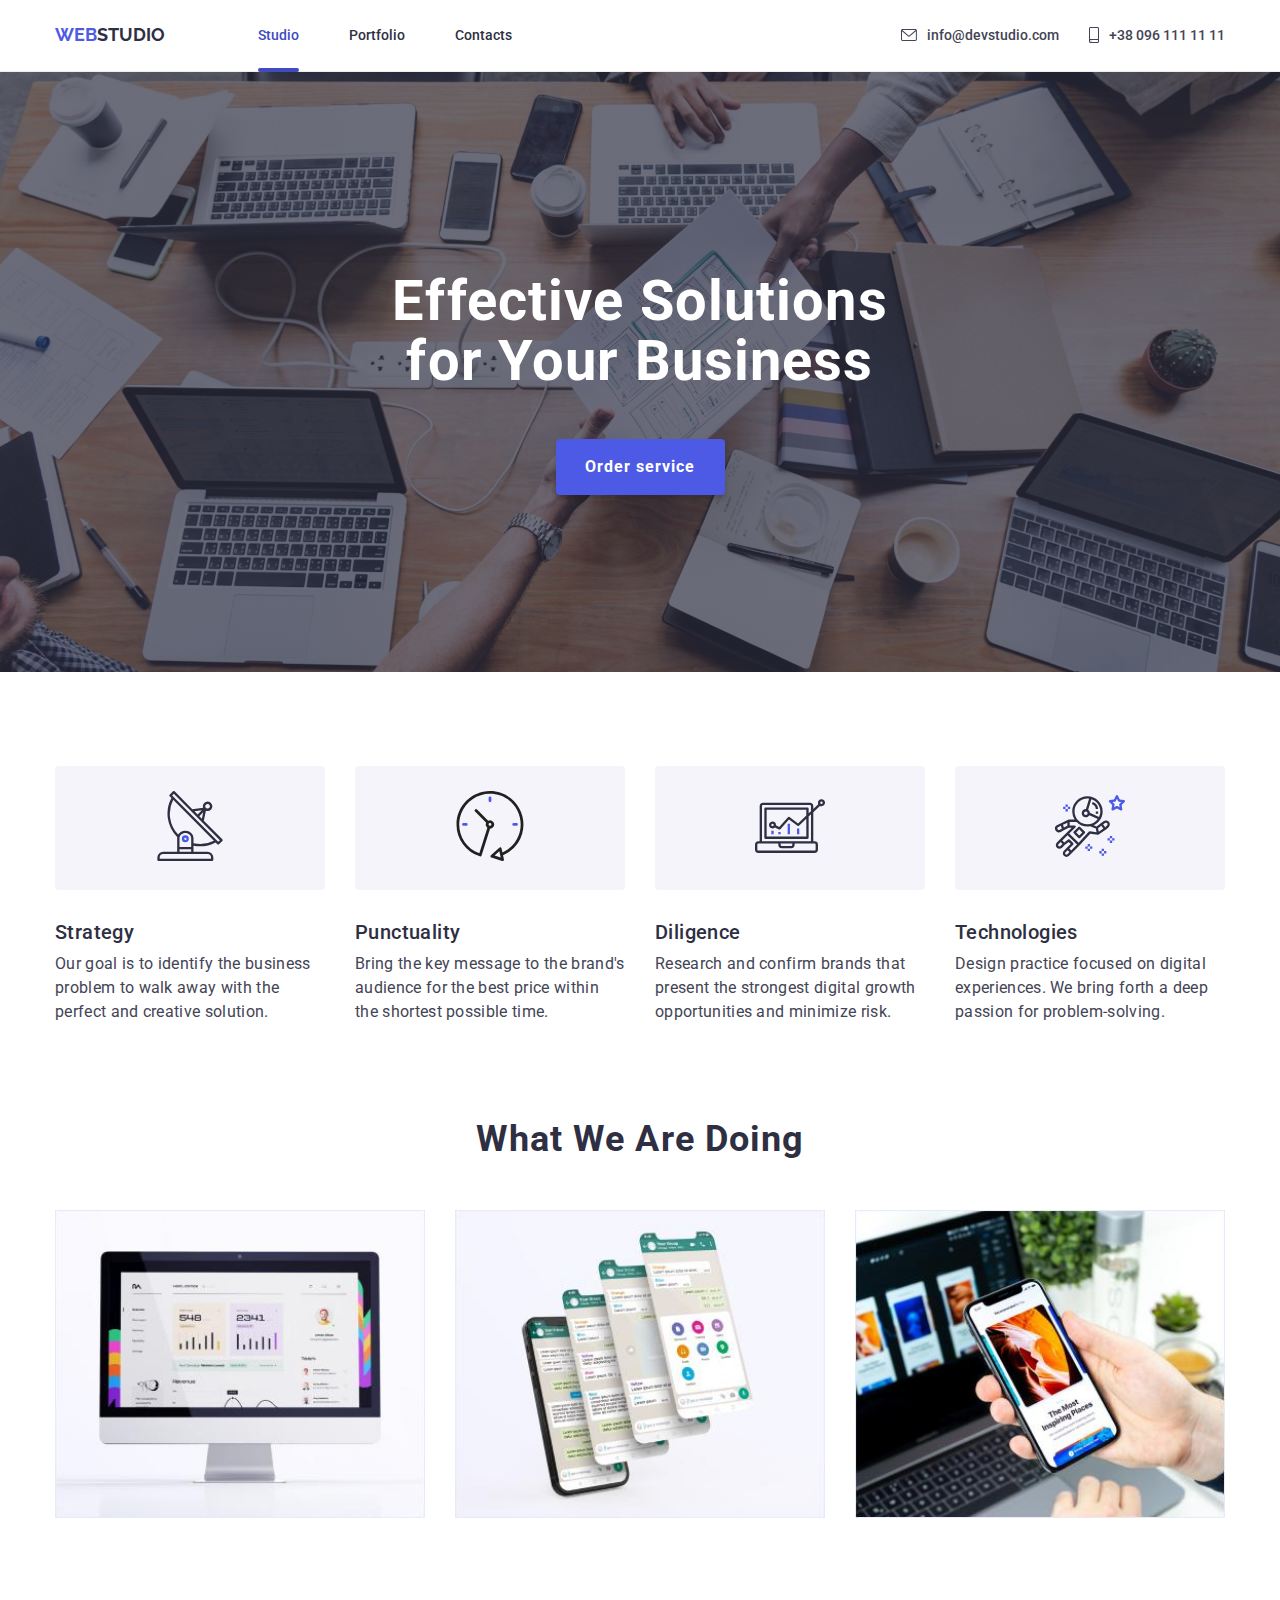
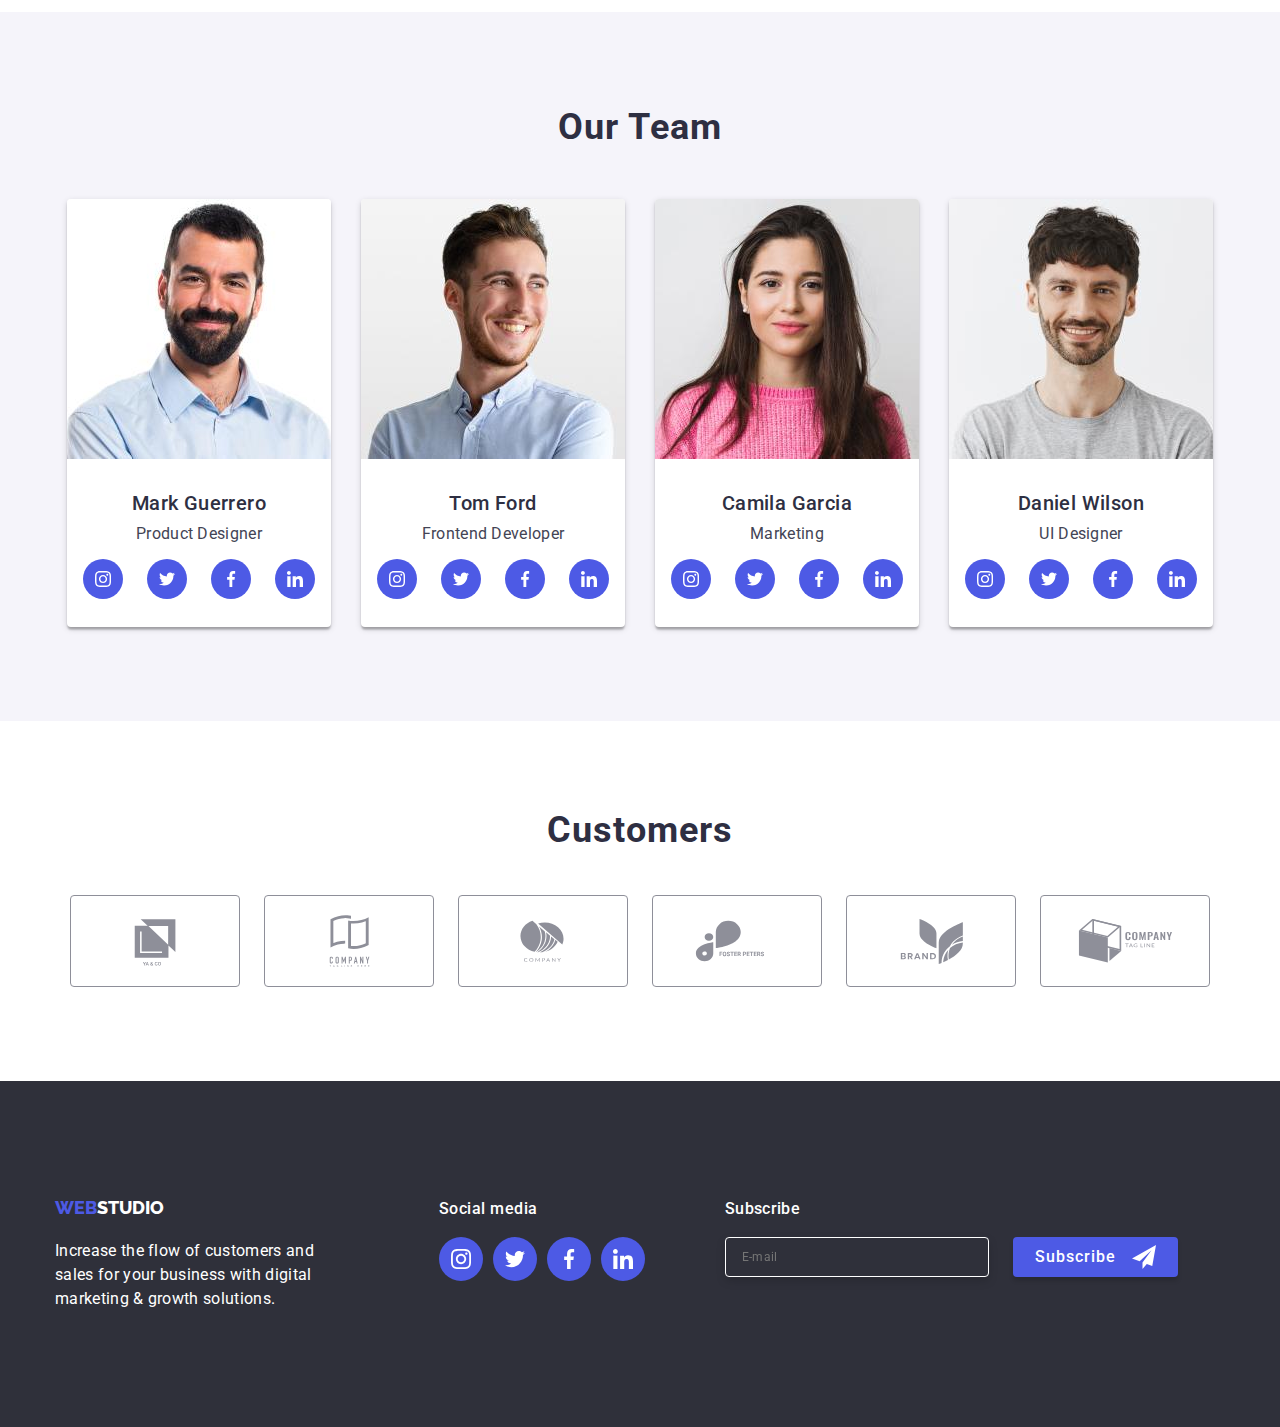
<file: index.html>
<!DOCTYPE html>
<html lang="uk">
    <head>
        <meta charset="UTF-8">
        <meta name="viewport" content="width=device-width, initial-scale=1.0">
        <title>WebStudio</title>

        <link rel="preconnect" href="https://fonts.googleapis.com">
        <link rel="preconnect" href="https://fonts.gstatic.com" crossorigin>
        <link href="https://fonts.googleapis.com/css2?family=Raleway:wght@700&family=Roboto:wght@400;500;700;900&display=swap" rel="stylesheet">

        <link rel="stylesheet" href="./css/modern-normalize.css">
        <link rel="stylesheet" href="./css/styles.css">
    </head>

    <body>
        <header>
            <div class="container header-box">
                <a class="logo-link" href="./index.html">
                    WEB<span class="logo-header">STUDIO</span>
                </a>    
                <nav class="nav-container">
                    <ul class="list">
                        <li><a href="index.html" class="studio">Studio</a></li>
                        <li class="li-portfolio"><a href="portfolio.html" class="portfolio">Portfolio</a></li>
                        <li class="li-contacts"><a href="" class="contacts">Contacts</a></li>
                    </ul>
                </nav>
                <ul class="list-1">
                    <li class="li-devstudio"><a href="mailto:info@devstudio.com" class="devstudio"><svg width="16" height="12"  class="icon"><use href="./images/icons.svg#icon-envelope"></use></svg>info@devstudio.com</a></li>
                    <li class="li-number"><a href="tel:+380961111111" class="number"><svg width="10" height="16" class="icon"><use href="./images/icons.svg#icon-smartphone"></use></svg>+38 096 111 11 11</a></li>
                </ul>
            </div>
        </header>

        <main>
            <section class="body-menu">
                <div class="container">
                    <h1 class="solutions">Effective Solutions for Your Business</h1>
                    <button class="btn-menu" type="button" data-modal-open>Order service</button>
                </div>
            </section>

            <section class="style-1">
                <div class="container">
                    <h2 class="visually-hidden">Наші особливості</h2>
                    <ul class="solution-container">
                        <li class="item-width">
                            <div class="svg-center">
                                <svg viewBox="0 0 32 32" width="70" height="70">
                                    <path fill="#212121" d="m30.773 22.098-8.443-8.505.937-4.615c.242.094.499.144.758.146h.006a2.159 2.159 0 1 0-2.008-1.435l-4.96.605L8.972.161a.534.534 0 0 0-.377-.16.532.532 0 0 0-.373.155L6.709 1.66a.534.534 0 0 0 0 .754l.814.826a14.943 14.943 0 0 0 2.519 17.663.513.513 0 0 0 .146.098c-.034.18-.051.364-.052.547v6.187h-6.4a2.67 2.67 0 0 0-2.667 2.667v1.067c0 .295.239.533.533.533h24.533a.533.533 0 0 0 .533-.533v-1.067a2.67 2.67 0 0 0-2.667-2.667h-6.4v-2.742a15.09 15.09 0 0 0 3.049.32 14.854 14.854 0 0 0 7.04-1.783l.818.823a.534.534 0 0 0 .377.16.532.532 0 0 0 .373-.155l1.513-1.504a.534.534 0 0 0 0-.754zM23.28 6.233a1.066 1.066 0 1 1 .752 1.822h-.003a1.067 1.067 0 0 1-.747-1.823h-.002zm-1.256 3.505-.598 2.946-1.175-1.182 1.774-1.763zm-.605-.902-1.92 1.909-1.485-1.493 3.405-.415zM24.004 28.8a1.6 1.6 0 0 1 1.6 1.6v.533H2.137V30.4a1.6 1.6 0 0 1 1.6-1.6h20.267zm-7.467-2.133v1.067h-5.333v-1.067h5.333zM11.204 25.6v-4.053c0-1.294 1.196-2.347 2.667-2.347s2.667 1.053 2.667 2.347V25.6h-5.333zm6.4-1.696v-2.357c0-1.882-1.675-3.413-3.733-3.413a3.8 3.8 0 0 0-3.281 1.786A13.87 13.87 0 0 1 8.311 4.033l18.602 18.708a13.818 13.818 0 0 1-9.309 1.163zm11.289-.684L7.836 2.039l.755-.752 7.935 7.98c.004 0 .006.007.01.01l13.115 13.191-.757.752z" style="fill:var(--color2, #2E2F42)"/>
                                    <path fill="#2196f3" d="M13.876 20.267h-.005a1.6 1.6 0 1 0-.004 3.2h.005a1.6 1.6 0 1 0 .004-3.2zm.373 1.978a.534.534 0 0 1-.752-.756.534.534 0 0 1 .373-.155.532.532 0 0 1 .373.911h.005z" style="fill:var(--color1, #4D5AE5)"/>
                                </svg>
                            </div>
                            <h3 class="solutions-title">Strategy</h3>
                            <p class="title-descr">Our goal is to identify the business problem to walk away with the perfect and creative solution. </p>
                        </li>
                        <li class="item-width">
                            <div class="svg-center">
                                <svg viewBox="0 0 32 32" width="70" height="70">
                                    <path fill="#212121" d="M31.297 15.301C31.295 6.849 24.442-.002 15.989 0S.686 6.855.688 15.308a15.304 15.304 0 0 0 10.649 14.576.662.662 0 0 0 .529-.065.637.637 0 0 0 .283-.356l3.865-12.25a1.912 1.912 0 1 0-.84-3.635l-5.106-5.107a.637.637 0 0 0-.902.902l5.103 5.109a1.876 1.876 0 0 0 .536 2.309l-3.683 11.673C3.844 25.783.118 17.71 2.799 10.432S13.553-.572 20.831 2.109s11.004 10.754 8.323 18.032a14.042 14.042 0 0 1-7.462 7.973l-.398-1.874a.638.638 0 0 0-1.048-.344l-3.837 3.426a.637.637 0 0 0 .231 1.084l4.899 1.563a.638.638 0 0 0 .819-.74l-.391-1.839a15.255 15.255 0 0 0 9.329-14.089zm-15.305-.637a.638.638 0 1 1 0 1.277.638.638 0 0 1 0-1.277zm2.101 14.864 2.184-1.948.603 2.84-2.787-.892z" style="fill:var(--color2, #212121)"/>
                                    <path fill="#2196f3" d="M15.354 3.185V4.46a.638.638 0 1 0 1.276 0V3.185a.638.638 0 0 0-1.276 0zM3.876 14.664a.638.638 0 0 0 0 1.276h1.275a.638.638 0 1 0 0-1.276H3.876zM28.108 15.939a.638.638 0 1 0 0-1.276h-1.275a.638.638 0 0 0 0 1.276h1.275z" style="fill:var(--color1, #4D5AE5)"/>
                                </svg>
                            </div>
                            <h3 class="solutions-title">Punctuality</h3>
                            <p class="title-descr">Bring the key message to the brand's audience for the best price within the shortest possible time.</p>
                        </li>
                        <li class="item-width">
                            <div class="svg-center">
                                <svg viewBox="0 0 32 32" width="70" height="70">
                                    <path fill="#2196f3" d="M14.926 14.965h1.066v4.798h-1.066v-4.797zM19.19 17.097h1.066v2.665H19.19v-2.665zM10.661 18.696h1.066v1.066h-1.066v-1.066zM7.463 18.163h1.066v1.599H7.463v-1.599z" style="fill:var(--color1, #4D5AE5)"/>
                                    <path fill="#212121" d="M1.599 28.291h25.587a1.6 1.6 0 0 0 1.599-1.599V24.56a1.6 1.6 0 0 0-1.599-1.599h-.533V9.668L29.681 6.8a1.608 1.608 0 1 0-.746-.763L26.654 8.2V6.97a1.6 1.6 0 0 0-1.599-1.599H3.733A1.6 1.6 0 0 0 2.134 6.97v15.992h-.533a1.6 1.6 0 0 0-1.599 1.599v2.132a1.6 1.6 0 0 0 1.599 1.599zM30.384 4.837a.533.533 0 1 1 0 1.067.533.533 0 0 1 0-1.067zM3.198 6.969c0-.294.239-.533.533-.533h21.322c.294 0 .533.239.533.533v2.239l-1.066 1.013V8.035a.533.533 0 0 0-.533-.533H4.797a.533.533 0 0 0-.533.533v13.326c0 .294.239.533.533.533h19.19a.533.533 0 0 0 .533-.533v-9.674l1.066-1.01v12.284H3.198V6.969zm4.798 6.93a1.598 1.598 0 1 0 1.107 2.749l1.853.93a.532.532 0 0 0 .636-.123l3.939-4.431 3.872 2.901a.533.533 0 0 0 .686-.039l3.365-3.188v8.131H5.33V8.569h18.124v2.66l-3.771 3.572-3.904-2.927a.533.533 0 0 0-.718.072l-3.993 4.493-1.493-.746c.011-.064.018-.129.02-.193a1.6 1.6 0 0 0-1.599-1.599zm.533 1.599a.533.533 0 1 1-1.067 0 .533.533 0 0 1 1.067 0zm3.198 8.529h5.331v.533a.533.533 0 0 1-.533.533h-4.264a.533.533 0 0 1-.533-.533v-.533zm-10.661.533c0-.294.239-.533.533-.533h9.062v.533a1.6 1.6 0 0 0 1.599 1.599h4.264a1.6 1.6 0 0 0 1.599-1.599v-.533h9.062c.294 0 .533.239.533.533v2.132a.533.533 0 0 1-.533.533H1.598a.533.533 0 0 1-.533-.533V24.56z" style="fill:var(--color2, #2E2F42)"/>
                                </svg>
                            </div>
                            <h3 class="solutions-title">Diligence</h3>
                            <p class="title-descr">Research and confirm brands that present the strongest digital growth opportunities and minimize risk.</p>
                        </li>
                        <li class="item-width">
                            <div class="svg-center">
                                <svg viewBox="0 0 32 32" width="70" height="70">
                                    <path fill="#2196f3" d="M31.974 4.524a.534.534 0 0 0-.43-.363l-1.91-.278-.855-1.731c-.179-.365-.777-.365-.956 0l-.855 1.731-1.91.278a.535.535 0 0 0-.296.91l1.383 1.348-.326 1.903c-.034.2.048.402.212.522a.53.53 0 0 0 .562.04l1.709-.899 1.709.899a.536.536 0 0 0 .775-.563l-.326-1.903 1.383-1.348a.536.536 0 0 0 .135-.547zm-2.463 1.327a.534.534 0 0 0-.153.472l.191 1.114-1-.526a.533.533 0 0 0-.498 0l-1.001.526.191-1.114a.534.534 0 0 0-.153-.472l-.81-.789 1.119-.163a.532.532 0 0 0 .402-.292l.5-1.013.5 1.013a.535.535 0 0 0 .402.292l1.119.163-.809.789zM26.134 20.522h-1.067v1.067h1.067v-1.067zM26.134 22.656h-1.067v1.067h1.067v-1.067zM27.2 21.589h-1.067v1.067H27.2v-1.067zM25.067 21.589H24v1.067h1.067v-1.067zM22.4 26.389h-1.067v1.067H22.4v-1.067zM22.4 28.522h-1.067v1.067H22.4v-1.067zM23.467 27.456H22.4v1.067h1.067v-1.067zM21.333 27.456h-1.067v1.067h1.067v-1.067zM16 24.256h-1.067v1.067H16v-1.067zM16 26.389h-1.067v1.067H16v-1.067zM17.067 25.322H16v1.067h1.067v-1.067zM14.933 25.322h-1.067v1.067h1.067v-1.067zM5.867 6.122H4.8v1.067h1.067V6.122zM5.867 8.255H4.8v1.067h1.067V8.255z" style="fill:var(--color1, #4D5AE5)"/>
                                    <path fill="#2196f3" d="M6.933 7.189H5.866v1.067h1.067V7.189zM4.8 7.189H3.733v1.067H4.8V7.189z" style="fill:var(--color1, #4D5AE5)"/>
                                    <path fill="#212121" d="M24.715 14.159a1.775 1.775 0 0 0-1.188-.705 1.778 1.778 0 0 0-1.34.352l-1.252.96-1.898 1.417-1.358-.541c2.421-1.086 4.114-3.508 4.114-6.32 0-3.823-3.123-6.933-6.961-6.933s-6.961 3.11-6.961 6.933a6.86 6.86 0 0 0 1.12 3.758l-2.764-.024h-.005c-.009 0-.015.004-.023.005a.515.515 0 0 0-.155.031l-.038.013c-.006.003-.013.003-.019.006l-3.233 1.596-.001.001-1.893.911a.397.397 0 0 0-.063.035 1.779 1.779 0 0 0-.598 2.295c.22.429.595.745 1.056.889a1.776 1.776 0 0 0 1.378-.128l1.388-.738 2.264-1.169 1.357-.008L2.2 22.211l-.002.001-1.339 1.333c-.316.315-.49.732-.49 1.178s.174.863.49 1.179c.325.323.752.485 1.179.485s.854-.162 1.18-.485l1.314-1.309 1.741-1.3.901.897-1.762 1.754-.002.001-1.339 1.333c-.316.315-.49.732-.49 1.178s.174.863.49 1.179c.325.323.753.485 1.18.485s.855-.162 1.18-.485l3.482-3.467.001-.002 1.01-1-.004-.004c.006-.006.015-.009.022-.015l5.166-5.658 3.471.494a.52.52 0 0 0 .262-.033c.018-.006.033-.015.05-.023.019-.01.039-.015.058-.027l3.213-2.133c.012-.008.018-.021.029-.029.013-.01.029-.014.041-.026l1.271-1.191c.662-.62.753-1.635.212-2.362zM2.13 17.77a.714.714 0 0 1-.558.052.717.717 0 0 1-.213-1.26l1.314-.632.449 1.312-.992.528zm3.498-1.828-1.548.8-.439-1.283 2.027-1.001-.04 1.484zm15.099-6.62a5.79 5.79 0 0 1-.599 2.559l-4.181-1.899a1.863 1.863 0 0 0-.788-1.388l1.464-4.86c2.378.756 4.105 2.974 4.105 5.588zm-11.789 0c0-3.235 2.644-5.867 5.894-5.867.253 0 .5.021.745.052l-1.432 4.754c-.019-.001-.037-.006-.057-.006-1.033 0-1.873.837-1.873 1.867s.84 1.867 1.873 1.867c.694 0 1.294-.383 1.618-.945l3.862 1.755a5.894 5.894 0 0 1-4.737 2.39c-3.25 0-5.894-2.632-5.894-5.867zm5.956.8c0 .441-.362.8-.806.8s-.806-.359-.806-.8c0-.441.362-.8.806-.8s.806.359.806.8zM2.465 25.146a.608.608 0 0 1-.854.001.592.592 0 0 1 0-.844l.962-.958.851.848-.959.955zm3.214 3.734a.608.608 0 0 1-.855.001.592.592 0 0 1 0-.844l.963-.959.852.848-.96.955zm3.481-3.469-.002.001-1.765 1.76-.852-.848 1.763-1.755.002-.001c.04-.04.065-.088.09-.135.007-.014.02-.026.026-.04.017-.041.019-.085.026-.129.003-.025.014-.047.014-.073 0-.036-.013-.07-.02-.106-.006-.032-.006-.065-.019-.095a.55.55 0 0 0-.091-.138c-.01-.012-.014-.027-.025-.038h-.001l-.001-.002-1.607-1.6c-.017-.017-.039-.024-.058-.038a.507.507 0 0 0-.087-.058.515.515 0 0 0-.093-.033.507.507 0 0 0-.103-.02.5.5 0 0 0-.095.005.53.53 0 0 0-.104.02.477.477 0 0 0-.094.045c-.02.011-.042.015-.061.029L4.23 23.486l-.901-.897 2.399-2.386 4.361 4.289-.928.919zm6.819-7.017c-.015-.002-.03.004-.045.003a.556.556 0 0 0-.3.075.492.492 0 0 0-.083.061c-.013.011-.028.017-.04.029l-4.698 5.146-4.328-4.257 2.833-2.818a.534.534 0 0 0-.379-.911v-.001l-2.219.013.028-1.607 3.104.027a6.947 6.947 0 0 0 4.981 2.101c.437 0 .864-.045 1.279-.123.04.032.079.065.13.085l2.41.96.331 1.644-3.003-.427zm4.041.178-.313-1.558 1.446-1.08.947 1.257-2.08 1.381zm3.754-2.831-.838.785-.931-1.236.831-.637a.735.735 0 0 1 .543-.143.718.718 0 0 1 .48.284.713.713 0 0 1-.085.947z" style="fill:var(--color2, #2E2F42)"/>
                                    <path fill="#212121" d="m13.602 18.544-2.143-2.133a.534.534 0 0 0-.753 0l-2.142 2.133a.537.537 0 0 0 0 .756l2.142 2.133a.536.536 0 0 0 .753 0l2.143-2.133a.535.535 0 0 0 0-.756zm-2.519 1.759-1.387-1.381 1.387-1.381 1.387 1.381-1.387 1.381zM17.164 5.071l-.258 1.036c.071.018 1.738.452 1.738 2.149h1.067c0-2.017-1.666-2.965-2.547-3.185zM19.711 9.322h-1.067v1.067h1.067V9.322z" style="fill:var(--color2, #2E2F42)"/>
                                </svg>
                            </div>
                            <h3 class="solutions-title">Technologies</h3>
                            <p class="title-descr">Design practice focused on digital experiences. We bring forth a deep passion for problem-solving.</p>
                        </li>
                    </ul>
                </div>
            </section>

            <section class="style-2">
                <div class="container">
                    <h2 class="section-title">What We Are Doing</h2>
                    <ul class="list-img">
                        <li>
                            <div class="label-img">
                                <img src="./images/box_1.jpg" width="370" alt="Людина працює за ком’ютером">
                            </div>
                        </li>
                        <li>
                            <div class="label-img">
                                <img src="./images/box_2.jpg" width="370" alt="Людина працює з телефоном">
                            </div>
                        </li>
                        <li>
                            <div class="label-img">
                                <img src="./images/box_3.jpg" width="370" alt="Людина працює з планшетом">
                            </div>
                        </li>
                    </ul>
                </div>
            </section>

            <section class="section-cards">
                <div class="container">
                    <h2 class="section-title-1">
                        Our Team
                    </h2>
                    <ul class="list-cards">
                        <li class="item-card"> 
                            <img src="./images/person_1.jpg" width="270" alt="Людина займається дизайном сторінки">
                            <div class="style-card">
                                <h3 class="card-name">Mark Guerrero</h3>
                                <p class="card-descr">Product Designer</p>
                                <ul class="social-items">
                                    <li>
                                        <a href="https://www.instagram.com/" class="social-icon">
                                            <svg width="16" height="16">
                                                <use href="./images/icons.svg#icon-instagram-2"></use>
                                            </svg>
                                        </a>
                                    </li>
                                    <li>
                                        <a href="https://twitter.com/" class="social-icon">
                                            <svg width="16" height="16">
                                                <use href="./images/icons.svg#icon-twitter-1"></use>
                                            </svg>
                                        </a>
                                    </li>
                                    <li>
                                        <a href="https://www.facebook.com/"  class="social-icon">
                                            <svg width="16 " height="16">
                                                <use href="./images/icons.svg#icon-facebook-1"></use>
                                            </svg>  
                                        </a>
                                    </li>
                                    <li>
                                        <a href="https://www.linkedin.com/" class="social-icon">
                                            <svg width="16" height="16">
                                                <use href="./images/icons.svg#icon-linkedin-1"></use>
                                            </svg>
                                        </a>
                                    </li>
                                </ul>
                            </div>
                        </li>

                        <li class="item-card">
                            <img src="./images/person_2.jpg" width="270" alt="Людина займається версткою сайту">
                            <div class="style-card">
                                <h3 class="card-name">Tom Ford</h3>
                                <p class="card-descr">Frontend Developer</p>
                                <ul class="social-items">
                                    <li>
                                        <a href="https://www.instagram.com/" class="social-icon">
                                            <svg width="16" height="16">
                                                <use href="./images/icons.svg#icon-instagram-2"></use>
                                            </svg>
                                        </a>
                                    </li>
                                    <li>
                                        <a href="https://twitter.com/" class="social-icon">
                                            <svg width="16" height="16">
                                                <use href="./images/icons.svg#icon-twitter-1"></use>
                                            </svg>
                                        </a>
                                    </li>
                                    <li>
                                        <a href="https://www.facebook.com/"  class="social-icon">
                                            <svg width="16" height="16">
                                                <use href="./images/icons.svg#icon-facebook-1"></use>
                                            </svg>  
                                        </a>
                                    </li>
                                    <li>
                                        <a href="https://www.linkedin.com/" class="social-icon">
                                            <svg width="16" height="16">
                                                <use href="./images/icons.svg#icon-linkedin-1"></use>
                                            </svg>
                                        </a>
                                    </li>
                                </ul>
                            </div>
                        </li>
                            
                        <li class="item-card">
                            <img src="./images/person_3.jpg" width="270" alt="Людина займається маркетингом">
                            <div class="style-card">
                                <h3 class="card-name">Camila Garcia</h3>
                                <p class="card-descr">Marketing</p>
                                <ul class="social-items">
                                    <li>
                                        <a href="https://www.instagram.com/" class="social-icon">
                                            <svg width="16" height="16">
                                                <use href="./images/icons.svg#icon-instagram-2"></use>
                                            </svg>
                                        </a>
                                    </li>
                                    <li>
                                        <a href="https://twitter.com/" class="social-icon">
                                            <svg width="16" height="16">
                                                <use href="./images/icons.svg#icon-twitter-1"></use>
                                            </svg>
                                        </a>
                                    </li>
                                    <li>
                                        <a href="https://www.facebook.com/"  class="social-icon">
                                            <svg width="16" height="16">
                                                <use href="./images/icons.svg#icon-facebook-1"></use>
                                            </svg>  
                                        </a>
                                    </li>
                                    <li>
                                        <a href="https://www.linkedin.com/" class="social-icon">
                                            <svg width="16" height="16">
                                                <use href="./images/icons.svg#icon-linkedin-1"></use>
                                            </svg>
                                        </a>
                                    </li>
                                </ul>
                            </div>
                        </li>

                        <li class="item-card">
                            <img src="./images/person_4.jpg" width="270" alt="Людина займається дизайном інтерфейсу користувача">
                            <div class="style-card">
                                <h3 class="card-name">Daniel Wilson</h3>
                                <p class="card-descr">UI Designer</p>
                                <ul class="social-items">
                                    <li>
                                        <a href="https://www.instagram.com/" class="social-icon">
                                            <svg width="16" height="16">
                                                <use href="./images/icons.svg#icon-instagram-2"></use>
                                            </svg>
                                        </a>
                                    </li>
                                    <li>
                                        <a href="https://twitter.com/" class="social-icon">
                                            <svg width="16" height="16">
                                                <use href="./images/icons.svg#icon-twitter-1"></use>
                                            </svg>
                                        </a>
                                    </li>
                                    <li>
                                        <a href="https://www.facebook.com/"  class="social-icon">
                                            <svg width="16" height="16">
                                                <use href="./images/icons.svg#icon-facebook-1"></use>
                                            </svg>  
                                        </a>
                                    </li>
                                    <li>
                                        <a href="https://www.linkedin.com/" class="social-icon">
                                            <svg width="16" height="16">
                                                <use href="./images/icons.svg#icon-linkedin-1"></use>
                                            </svg>
                                        </a>
                                    </li>
                                </ul>
                            </div>
                        </li>
                    </ul>
                </div>
            </section>

            <section class="section-clients">
                <div class="container-customers">
                    <h2 class="clients">Customers</h2>
                    <ul class="li-logo-clients">
                        <li>
                            <a href="" class="li-client">
                                <svg width="106" height="60">
                                   <use href="./images/icons.svg#icon-client-1"></use>
                                </svg>
                            </a>
                        </li>
                        <li>
                            <a href="" class="li-client">
                                <svg width="106" height="60">
                                   <use href="./images/icons.svg#icon-client-2"></use>
                                </svg>
                            </a>
                        </li>
                        <li>
                            <a href="" class="li-client">
                                <svg width="106" height="60">
                                   <use href="./images/icons.svg#icon-client-3"></use>
                                </svg>
                            </a>
                        </li>
                        <li>
                            <a href="" class="li-client">
                                <svg width="106" height="60">
                                   <use href="./images/icons.svg#icon-client-4"></use>
                                </svg>
                            </a>
                        </li>
                        <li>
                            <a href="" class="li-client">
                                <svg width="106" height="60">
                                   <use href="./images/icons.svg#icon-client-5"></use>
                                </svg>
                            </a>
                        </li>
                        <li>
                            <a href="" class="li-client">
                                <svg width="106" height="60">
                                   <use href="./images/icons.svg#icon-client-6"></use>
                                </svg>
                            </a>
                        </li>
                    </ul>
                </div>
            </section>
        </main>

        <footer class="footer-menu">
            <div class="container flex-menu">
                <div>
                    <a class="logo-link-footer" href="./index.html">
                        WEB<span class="logo-footer">STUDIO</span>
                    </a>
                    <address class="address-footer">
                        <p class="text-footer">
                            Increase the flow of customers and sales for your business with digital marketing & growth solutions.
                        </p>
                    </address>
                </div>
                <div class="container-enjoy">
                    <p class="enjoy">Social media</p>
                    <ul class="list-footer-icon">
                        <li>
                            <a href="https://www.instagram.com/" class="footer-icon">
                                <svg width="20" height="20">
                                    <use href="./images/icons.svg#icon-instagram-2"></use>
                                </svg>
                            </a>
                        </li>
                        <li>
                            <a href="https://twitter.com/" class="footer-icon">
                                <svg width="20" height="20">
                                    <use href="./images/icons.svg#icon-twitter-1"></use>
                                </svg>
                            </a>
                        </li>
                        <li>
                            <a href="https://www.facebook.com/" class="footer-icon">
                                <svg width="20" height="20">
                                    <use href="./images/icons.svg#icon-facebook-1"></use>
                                </svg>
                            </a>
                        </li>
                        <li>
                            <a href="https://www.linkedin.com/" class="footer-icon">
                                <svg width="20" height="20">
                                    <use href="./images/icons.svg#icon-linkedin-1"></use>
                                </svg>
                            </a>
                        </li>
                    </ul>
                </div>
                <div class="flex-input">
                    <p class="input-text">Subscribe</p>
                    <form class="box-btn">
                        <label>
                            <input class="type-input" type="email" name="email" placeholder="E-mail">
                        </label>
                        <button class="btn-input">
                            Subscribe
                            <svg xmlns="http://www.w3.org/2000/svg" class="svg-btn" width="24" height="24" viewBox="0 0 24 24" fill="none">
                            <path d="M24 0L0 13.5L7.66994 16.3407L19.5 5.25002L10.5017 17.3896L10.509 17.3923L10.5 17.3896V24.0001L14.8013 18.982L20.2501 21.0001L24 0Z" fill="white"/>
                            </svg>
                        </button>
                    </form>
                </div>
            </div>
        </footer>

        <div class="backdrop is-hidden" data-modal>
            <div class="modal">
                <button class="modal-button close-icon" type="button" data-modal-close>
                    <svg width="8" height="8">
                        <use href="./images/icons.svg#icon-close-icon"></use>
                    </svg>
                </button>
                <p class="modal-title">Leave your contacts and we will call you back</p>
                <form class="form-hov">
                    <label class="name-input-modal">
                        Name
                    </label>
                    <div class="field-input">
                        <input class="modal-input" type="text" required>
                        <span class="input-icon">
                            <svg width="18" height="24">
                                <use href="./images/icons.svg#icon-person"></use>
                            </svg>
                        </span>
                    </div>
                    <label class="name-input-modal">
                        Phone
                    </label>
                    <div class="field-input">
                        <input class="modal-input" type="tel" required>
                        <span class="input-icon">
                            <svg width="18" height="24">
                                <use href="./images/icons.svg#icon-phone"></use>
                            </svg>
                        </span>
                    </div>
                    <label class="name-input-modal">
                        E-mail
                    </label>
                    <div class="field-input">
                        <input class="modal-input" type="email">
                        <span class="input-icon">
                            <svg width="18" height="24">
                                <use href="./images/icons.svg#icon-email"></use>
                            </svg>
                        </span>
                    </div>
                    <label class="name-input-modal">
                        Comment
                    </label>
                    <div class="field-input">
                        <textarea class="modal-input-commentary" placeholder="Text input"></textarea>
                        <label class="checkbox-modal">
                            <input class="modal-form-agreement-box" type="checkbox">
                            <span class="modal-agreement-text">I accept the terms and conditions of the <a href="#" class="link-lisense">Privacy Policy</a></span>
                        </label>
                        <button class="btn-modal" type="submit">Send</button>
                    </div>
                </form>
            </div>
        </div>

        <script src="./modal.js"></script>
    </body>
</html>
</file>
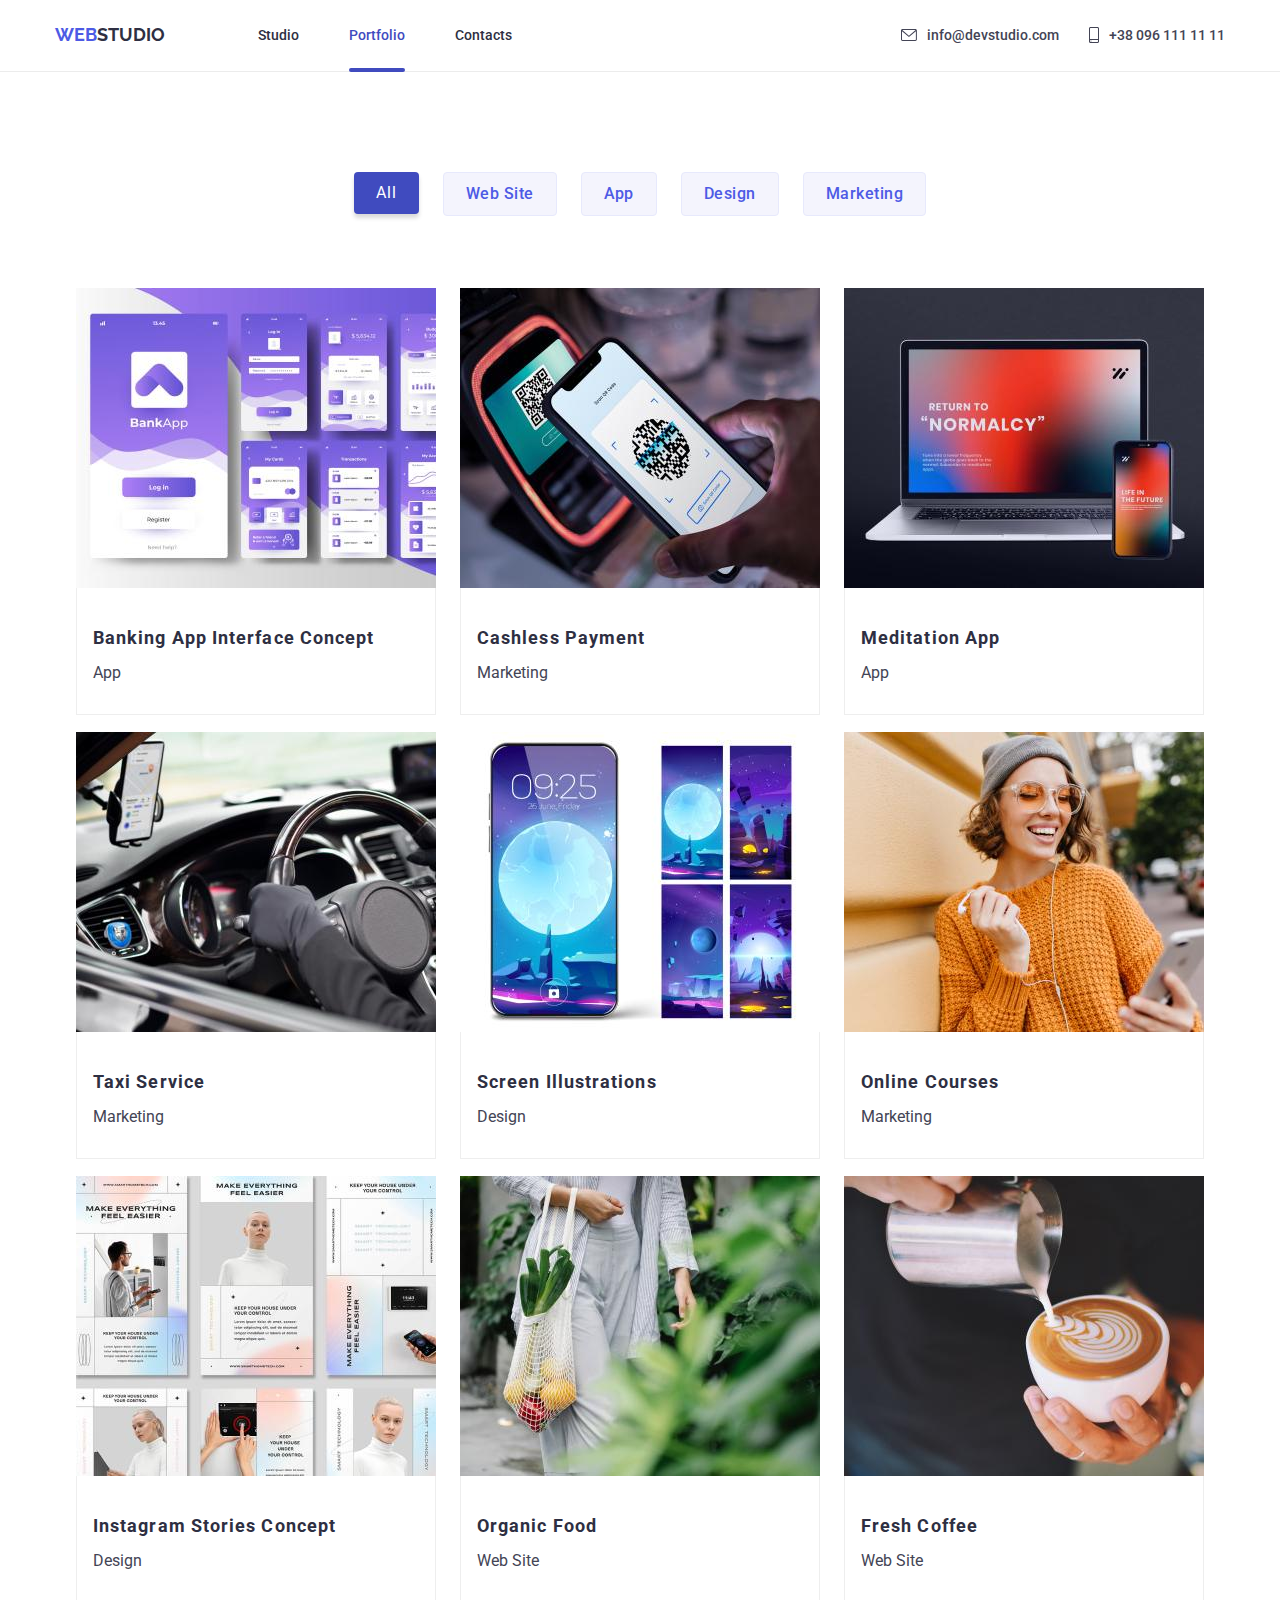
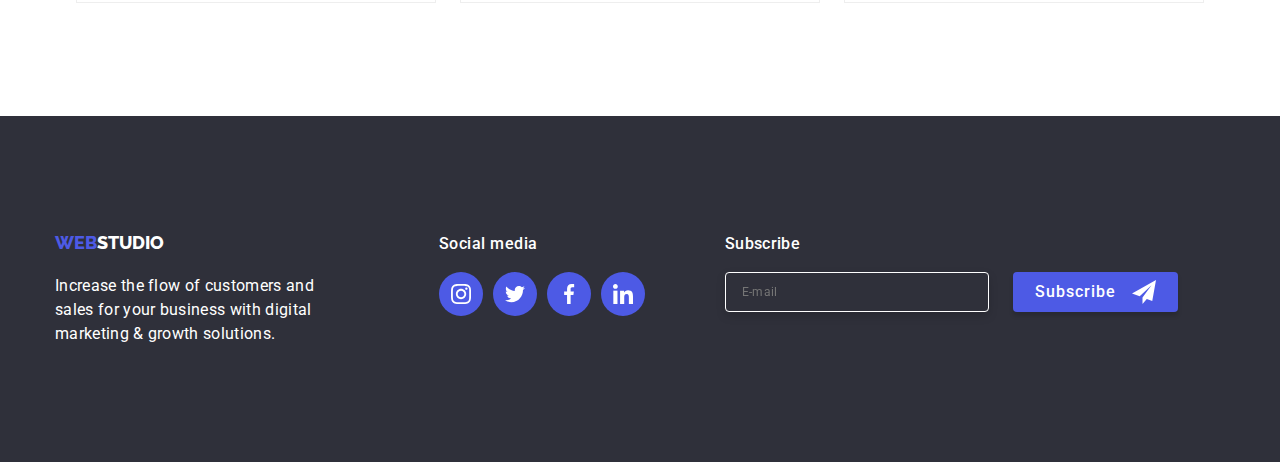
<file: portfolio.html>
<!DOCTYPE html>
<html lang="uk">
    <head>
        <meta charset="UTF-8">
        <meta name="viewport" content="width=device-width, initial-scale=1.0">
        <title>WebStudio</title>

        <link rel="preconnect" href="https://fonts.googleapis.com">
        <link rel="preconnect" href="https://fonts.gstatic.com" crossorigin>
        <link href="https://fonts.googleapis.com/css2?family=Raleway:wght@700&family=Roboto:wght@400;500;700;900&display=swap" rel="stylesheet">

        <link rel="stylesheet" href="./css/modern-normalize.css">
        <link rel="stylesheet" href="./css/styles.css">
    </head>

    <body>
        <header>
            <div class="container header-box">
                <a class="logo-link" href="./index.html">
                    WEB<span class="logo-header">STUDIO</span>
                </a>    
                <nav class="nav-container">
                    <ul class="list">
                        <li><a href="index.html" class="studio-1">Studio</a></li>
                        <li class="li-portfolio"><a href="portfolio.html" class="portfolio-1">Portfolio</a></li>
                        <li class="li-contacts"><a href="#" class="contacts">Contacts</a></li>
                    </ul>
                </nav>
                <ul class="list-1">
                    <li class="li-devstudio"><a href="mailto:info@devstudio.com" class="devstudio"><svg width="16" height="12" class="icon"><use href="./images/icons.svg#icon-envelope"></use></svg>info@devstudio.com</a></li>
                    <li><a href="tel:+380961111111" class="number"><svg width="10" height="16" class="icon"><use href="./images/icons.svg#icon-smartphone"></use></svg>+38 096 111 11 11</a></li>
                </ul>
            </div>
        </header>

        <main>
            <section class="portfolio-box">
                <div class="container">
                    <h1 class="visually-hidden">Список продуктів</h1>
                    <ul class="filter-box">
                        <li><button class="filter-btn-active">All</button></li>
                        <li><button class="filter-btn">Web Site</button></li>
                        <li><button class="filter-btn">App</button></li>
                        <li><button class="filter-btn">Design</button></li>
                        <li><button class="filter-btn">Marketing</button></li>
                    </ul>
                    <div class="gap-img">
                        <ul class="set-img">
                            <li class="img-card box-card">
                                <a href="" class="a-text">
                                    <div class="box-img">
                                        <img src="./images/picture-1.jpg" width="370" height="294" alt="Ноутбук">
                                        <p class="overlay">
                                            14 Stylish and User-Friendly App Design Concepts · Task Manager App · Calorie Tracker App · Exotic Fruit Ecommerce App · Cloud Storage App                                        </p>
                                    </div>                                  
                                    <div class="style-card-portfolio">
                                        <h2 class="card-portfolio">Banking App Interface Concept</h2>
                                        <p class="style-text-portfolio">App</p>
                                    </div>
                                </a>
                            </li>
                            <li class="img-card box-card">
                                <a href="" class="a-text">
                                    <div class="box-img">
                                        <img src="./images/picture-2.jpg" width="370" height="294" alt="Ноутбук">
                                        <p class="overlay">
                                            14 Stylish and User-Friendly App Design Concepts · Task Manager App · Calorie Tracker App · Exotic Fruit Ecommerce App · Cloud Storage App                                        </p>
                                    </div>
                                    <div class="style-card-portfolio">
                                        <h2 class="card-portfolio">Cashless Payment</h2>
                                        <p class="style-text-portfolio">Marketing</p>
                                    </div>
                                </a>
                            </li>
                            <li class="img-card box-card">
                                <a href="" class="a-text">
                                    <div class="box-img">
                                        <img src="./images/picture-3.jpg" width="370" height="294" alt="Ноутбук">
                                        <p class="overlay">
                                            14 Stylish and User-Friendly App Design Concepts · Task Manager App · Calorie Tracker App · Exotic Fruit Ecommerce App · Cloud Storage App                                        </p>
                                    </div>
                                    <div class="style-card-portfolio">
                                        <h2 class="card-portfolio">Meditation App</h2>
                                        <p class="style-text-portfolio">App</p>
                                    </div>
                                </a>
                            </li>
                            <li class="img-card box-card">
                                <a href="" class="a-text">
                                    <div class="box-img">
                                        <img src="./images/picture-4.jpg" width="370" height="294" alt="Ноутбук">
                                        <p class="overlay">
                                            14 Stylish and User-Friendly App Design Concepts · Task Manager App · Calorie Tracker App · Exotic Fruit Ecommerce App · Cloud Storage App                                        </p>
                                    </div>
                                    <div class="style-card-portfolio">
                                        <h2 class="card-portfolio">Taxi Service</h2>
                                        <p class="style-text-portfolio">Marketing</p>
                                    </div>
                                </a>
                            </li>
                            <li class="img-card box-card">
                                <a href="" class="a-text">
                                    <div class="box-img">
                                        <img src="./images/picture-5.jpg" width="370" height="294" alt="Ноутбук">
                                        <p class="overlay">
                                            14 Stylish and User-Friendly App Design Concepts · Task Manager App · Calorie Tracker App · Exotic Fruit Ecommerce App · Cloud Storage App                                        </p>
                                    </div>
                                    <div class="style-card-portfolio">
                                        <h2 class="card-portfolio">Screen Illustrations</h2>
                                        <p class="style-text-portfolio">Design</p>
                                    </div>
                                </a>
                            </li>
                            <li class="img-card box-card">
                                <a href="" class="a-text">
                                    <div class="box-img">
                                        <img src="./images/picture-6.jpg" width="370" height="294" alt="Ноутбук">
                                        <p class="overlay">
                                            14 Stylish and User-Friendly App Design Concepts · Task Manager App · Calorie Tracker App · Exotic Fruit Ecommerce App · Cloud Storage App                                        </p>
                                    </div>
                                    <div class="style-card-portfolio">
                                        <h2 class="card-portfolio">Online Courses</h2>
                                        <p class="style-text-portfolio">Marketing</p>
                                    </div>
                                </a>
                            </li>
                            <li class="img-card box-card">
                                <a href="" class="a-text">
                                    <div class="box-img">
                                        <img src="./images/picture-7.jpg" width="370" height="294" alt="Ноутбук">
                                        <p class="overlay">
                                            14 Stylish and User-Friendly App Design Concepts · Task Manager App · Calorie Tracker App · Exotic Fruit Ecommerce App · Cloud Storage App                                        </p>
                                    </div>
                                    <div class="style-card-portfolio">
                                        <h2 class="card-portfolio">Instagram Stories Concept</h2>
                                        <p class="style-text-portfolio">Design</p>
                                    </div>
                                </a>
                            </li>
                            <li class="img-card box-card">
                                <a href="" class="a-text">
                                    <div class="box-img">
                                        <img src="./images/picture-8.jpg" width="370" height="294" alt="Ноутбук">
                                        <p class="overlay">
                                            14 Stylish and User-Friendly App Design Concepts · Task Manager App · Calorie Tracker App · Exotic Fruit Ecommerce App · Cloud Storage App                                        </p>
                                    </div>
                                    <div class="style-card-portfolio">
                                        <h2 class="card-portfolio">Organic Food</h2>
                                        <p class="style-text-portfolio">Web Site</p>
                                    </div>
                                </a>
                            </li>
                            <li class="img-card box-card">
                                <a href="" class="a-text">
                                    <div class="box-img">
                                        <img src="./images/picture-9.jpg" width="370" height="294" alt="Ноутбук">
                                        <p class="overlay">
                                            14 Stylish and User-Friendly App Design Concepts · Task Manager App · Calorie Tracker App · Exotic Fruit Ecommerce App · Cloud Storage App                                        </p>
                                    </div>
                                    <div class="style-card-portfolio">
                                        <h2 class="card-portfolio">Fresh Coffee</h2>
                                        <p class="style-text-portfolio">Web Site</p>
                                    </div>
                                </a>
                            </li>
                        </ul>
                    </div>
                </div>
            </section>
        </main>
        
        <footer class="footer-menu">
            <div class="container flex-menu">
                <div>
                    <a class="logo-link-footer" href="./index.html">
                        WEB<span class="logo-footer">STUDIO</span>
                    </a>
                    <address class="address-footer">
                        <p class="text-footer">
                            Increase the flow of customers and sales for your business with digital marketing & growth solutions.
                        </p>
                    </address>
                </div>
                <div class="container-enjoy">
                    <p class="enjoy">Social media</p>
                    <ul class="list-footer-icon">
                        <li>
                            <a href="https://www.instagram.com/" class="footer-icon">
                                <svg width="20" height="20">
                                    <use href="./images/icons.svg#icon-instagram-2"></use>
                                </svg>
                            </a>
                        </li>
                        <li>
                            <a href="https://twitter.com/" class="footer-icon">
                                <svg width="20" height="20">
                                    <use href="./images/icons.svg#icon-twitter-1"></use>
                                </svg>
                            </a>
                        </li>
                        <li>
                            <a href="https://www.facebook.com/" class="footer-icon">
                                <svg width="20" height="20">
                                    <use href="./images/icons.svg#icon-facebook-1"></use>
                                </svg>
                            </a>
                        </li>
                        <li>
                            <a href="https://www.linkedin.com/" class="footer-icon">
                                <svg width="20" height="20">
                                    <use href="./images/icons.svg#icon-linkedin-1"></use>
                                </svg>
                            </a>
                        </li>
                    </ul>
                </div>
                <div class="flex-input">
                    <p class="input-text">Subscribe</p>
                    <form class="box-btn">
                        <label>
                            <input class="type-input" type="email" name="email" placeholder="E-mail">
                        </label>
                        <button class="btn-input">
                            Subscribe
                            <svg xmlns="http://www.w3.org/2000/svg" class="svg-btn" width="24" height="24" viewBox="0 0 24 24" fill="none">
                            <path d="M24 0L0 13.5L7.66994 16.3407L19.5 5.25002L10.5017 17.3896L10.509 17.3923L10.5 17.3896V24.0001L14.8013 18.982L20.2501 21.0001L24 0Z" fill="white"/>
                            </svg>
                        </button>
                    </form>
                </div>
            </div>
        </footer>

    </body>
</html>
</file>
<file: css/styles.css>
:root {
    --color--primary: #434455;
    --color--logo: #4D5AE5;
    --color--logo-1: #2E2F42;
    --color--active: #404BBF;
    --color--font: #2E2F42;
    --color--background: #404BBF;
    --color--background--block: #2F303A;
    --color--background-1: #FFFFFF;
    --color--btn-hover: #188CE8;
    --color--background-2: #F5F4FA;
}

* {
    box-sizing: border-box;
}

header {
    border-bottom: 1px solid #ECECEC;
}

ul, li {
    list-style-type: none;
    padding: 0;
    margin: 0;
}

img {
    display: block;
    max-width: 100%;
    height: auto;
}

body {
    height: 100%;
    font-family: 'Roboto', sans-serif;
    color: var(--color--primary);
    margin: auto;
}

.container {
    width: 1200px;
    padding: 0 15px;
    margin: 0 auto;
}

.header-box {
    display: flex;
}

.logo-link {
    font-family: 'Raleway', sans-serif;
    font-weight: 700;
    font-size: 18px;
    line-height: 1.2;
    color: var(--color--logo);
    margin: 0 93px 0 0;
    text-decoration: none;
    padding: 24px 0 25px 0;
    display: block;
    width: auto;
}

.logo-header {
    font-family: 'Raleway', sans-serif;
    font-weight: 700;
    font-size: 18px;
    line-height: 1.2;
    color: var(--color--logo-1);
}

.nav-container {
    display: flex;
}

.list {
    display: flex;
    align-items: center;
    padding-left: 0;
}



.studio {
    font-weight: 500;
    font-size: 14px;
    line-height: 1.15;
    color: var(--color--background);
    text-decoration: none;
    padding: 20px 0;
    display: block;
    position: relative;
    transition: color 250ms cubic-bezier(0.4, 0, 0.2, 1);
}

.studio:after {
    display: block;
    content: "";
    width: 100%;
    height: 4px;
    left: 0;
    bottom: -9px;
    background-color: #404BBF;
    border-radius: 2px;
    margin-top: 28px;
    position: absolute;
}

.studio-1 {
    font-weight: 500;
    font-size: 14px;
    line-height: 1.15;
    color: var(--color--font);
    text-decoration: none;
    padding: 20px 0;
    display: block;
    position: relative;
    transition: color 250ms cubic-bezier(0.4, 0, 0.2, 1);
}

.studio-1:hover,
.studio-1:focus {
    color: var(--color--background);
}

.studio-1:hover:after,
.studio-1:focus:after {
    display: block;
    content: "";
    width: 100%;
    height: 4px;
    left: 0;
    bottom: -9px;
    background-color: #404BBF;
    border-radius: 2px;
    position: absolute;
}

.li-portfolio {
    margin-left: 50px;
}

.portfolio {
    font-weight: 500;
    font-size: 14px;
    line-height: 1.15;
    color: var(--color--font);
    text-decoration: none;
    padding: 20px 0;
    display: block;
    position: relative;
    transition: color 250ms cubic-bezier(0.4, 0, 0.2, 1);
}

.portfolio-1:after {
    display: block;
    content: "";
    width: 100%;
    height: 4px;
    left: 0;
    bottom: -9px;
    background-color: #404BBF;
    border-radius: 2px;
    margin-top: 28px;
    position: absolute;
}

.portfolio:hover,
.portfolio:focus {
    color: var(--color--background);
}

.portfolio-1 {
    font-weight: 500;
    font-size: 14px;
    line-height: 1.15;
    color: var(--color--background);
    text-decoration: none;
    padding: 20px 0;
    display: block;
    position: relative;
}

.portfolio:hover:after,
.portfolio:focus:after {
    display: block;
    content: "";
    width: 100%;
    height: 4px;
    left: 0;
    bottom: -9px;
    background-color: #404BBF;
    border-radius: 2px;
    position: absolute;
}

.li-contacts {
    margin-left: 50px;
}

.contacts {
    font-weight: 500;
    font-size: 14px;
    line-height: 1.15;
    color: var(--color--font);
    text-decoration: none;
    padding: 20px 0;
    display: block;
    position: relative;
    transition: color 250ms cubic-bezier(0.4, 0, 0.2, 1);
}

.contacts:hover,
.contacts:focus {
    color: var(--color--background);
}

.contacts:hover:after,
.contacts:focus:after {
    display: block;
    content: "";
    width: 100%;
    height: 4px;
    left: 0;
    bottom: -9px;
    background-color: #404BBF;
    border-radius: 2px;
    position: absolute;
}

.li-devstudio {
    margin-right: 30px;
    display: flex;
}

.devstudio {
    font-weight: 500;
    font-size: 14px;
    line-height: 1.15;
    text-decoration: none;
    color: var(--color--primary);
    padding: 20px 0;
    display: block;
    display: inline-flex;
    align-items: center;
    transition: color 250ms cubic-bezier(0.4, 0, 0.2, 1);
}

.devstudio:hover,
.devstudio:focus {
    color: var(--color--background);
}

.number {
    font-weight: 500;
    font-size: 14px;
    line-height: 1.15;
    color: var(--color--primary);
    text-decoration: none;
    padding: 20px 0;
    display: block;
    display: inline-flex;
    transition: color 250ms cubic-bezier(0.4, 0, 0.2, 1);
}

.number:hover,
.number:focus {
    color: var(--color--background);
}

.list-1 {
    margin-left: auto;
    display: flex;
    align-items: center;
    padding: 0;
}

header {
    display: flex;
}

.body-menu {
    max-width: 1440px;
    height: 600px;
    padding: 200px 0;
    background-color: #2E2F42;
    background-image: linear-gradient(to right, rgba(46, 47, 66, 0.7), rgba(46, 47, 66, 0.7)), url(../images/people_office_1.jpg);
    background-repeat: no-repeat;
    background-position: 50% 50%;
    margin: auto;
    background-size: cover;
}

.solutions {
    font-weight: 700;
    font-size: 56px;
    line-height: 1.07;
    width: 496px;
    color: var(--color--background-1);
    margin: auto;
    text-align: center;
    letter-spacing: 0.02em;
}

.btn-menu {
    font-family: inherit;
    font-weight: 700;
    font-size: 16px;
    line-height: 1.9;
    letter-spacing: 0.06em;
    width: 169px;
    height: 56px;
    background: #4D5AE5;
    border: none;
    border-radius: 4px;
    color: var(--color--background-1);
    cursor: pointer;
    margin: 48px auto 0;
    display: block;
    transition: background-color 250ms cubic-bezier(0.4, 0, 0.2, 1), box-shadow 250ms cubic-bezier(0.4, 0, 0.2, 1);
    box-shadow: 0px 4px 4px rgba(0, 0, 0, 0.15);
}

.btn-menu:hover,
.btn-menu:focus {
    box-shadow: 0px 4px 4px rgba(0, 0, 0, 0.35);
    border-radius: 4px;
    background: #404BBF;
}

.btn-menu:active {
    border: #404BBF;
}

.visually-hidden {
    position: absolute;
    white-space: nowrap;
    width: 1px;
    height: 1px;
    overflow: hidden;
    border: 0;
    padding: 0;
    clip: rect(0 0 0 0);
    clip-path: inset(50%);
    margin: -1px;
  }

.section-title {
    font-style: normal;
    font-weight: 700;
    font-size: 36px;
    line-height: 1.17;
    text-align: center;
    letter-spacing: 0.03em;
    color: var(--color--font);
    margin: 0 0 50px 0;
}

.div-section-title {
    margin-top: 94px;
}

.section-title-1 {
    font-style: normal;
    font-weight: 700;
    font-size: 36px;
    line-height: 1.17;
    text-align: center;
    letter-spacing: 0.03em;
    color: var(--color--font);
    margin-bottom: 50px;
    margin-top: 0;
}

.section-cards {
    padding: 94px 0 94px 0;
    background-color: var(--color--background-2);
}

.item-width {
    padding: 0;
    width: 270px;
}

.list-img {
    display: flex;
    justify-content: center;
    gap: 30px;
}

.solutions-title {
    font-style: normal;
    font-weight: 500;
    font-size: 20px;
    line-height: 1.2;
    letter-spacing: 0.02em;
    color: var(--color--font);
    margin: 0 0 8px 0;
}

.solution-container {
    display: flex;
    justify-content: center;
    gap: 30px;
}

.div-solutions {
    width: 1170px;
    height: 98px;
    margin: 94px auto;
}

.item-card {
    width: 264px;
    height: 428px;
    border-radius: 4px;
    overflow: hidden;
    box-shadow: 0px 4px 2px -1px rgba(0, 0, 0, 0.15),
        0px 2px 2px 0px rgba(0, 0, 0, 0.14), 0px 2px 6px 0px rgba(0, 0, 0, 0.15);
    background-color: var(--color--background-1);
}

.style-card {
    padding: 32px;
}

.title-descr {
    font-style: normal;
    font-weight: 400;
    font-size: 16px;
    line-height: 1.5;
    margin: 0;
    letter-spacing: 0.02em;
}

.list-cards {
    display: flex;
    justify-content: center;
    gap: 30px;
}

.section-menu-cards {
    background-color: var(--color--background-2);
}

.card-name {
    font-style: normal;
    font-weight: 500;
    font-size: 20px;
    line-height: 1.2;
    color: var(--color--font);
    letter-spacing: 0.02em;
    text-align: center;
    margin: 0 0 10px 0;
}

.card-descr {
    font-weight: 400;
    font-size: 16px;
    line-height: 1.18;
    letter-spacing: 0.02em;
    text-align: center;
    margin: auto;
}

.footer-menu {
    background-color: var(--color--background--block);
    padding: 100px 0;
}

address {
    font-style: normal;
}

.address-footer {
    margin-top: 20px;
}

.mapping-footer {
    font-size: 14px;
    line-height: 1.7;
    color: var(--color--background-1);
    text-decoration: none;
}

.devstudio-footer {
    font-size: 14px;
    line-height: 1.7;
    color: rgba(255, 255, 255, 0.6);
    text-decoration: none;
}

.devstudio-footer:hover,
.devstudio-footer:focus {
    color: var(--color--background);
    transition-duration: 250ms;
}

.logo-link-footer {
    font-family: 'Raleway', sans-serif;
    font-weight: 800;
    font-size: 18px;
    line-height: 1.16;
    color: var(--color--logo);
    text-decoration: none;
}

.logo-footer {
    font-family: 'Raleway', sans-serif;
    font-weight: 800;
    font-size: 18px;
    line-height: 1.16;
    color: var(--color--background-1);
}

.number-footer {
    font-weight: 400;
    font-size: 14px;
    line-height: 1.71;
    color: rgba(255, 255, 255, 0.6);
    text-decoration: none;
}   

.number-footer:hover,
.number-footer:focus {
    color: var(--color--background);
    transition-duration: 250ms;
}

.margin-li-footer {
    margin-top: 9px;
}

.portfolio-box {
    padding: 100px 0 120px 0;  
}

.filter-box {
    text-align: center;
    margin-bottom: 34px;
    display: flex;
    gap: 24px;
    margin: 0 auto 72px auto;
    justify-content: center;
}

.footer-container {
    width: 1200px;
    padding: 0 15px;
    margin: 0 auto;
    padding: 60px 0 60px 0;
}

.filter-btn-active {
    font-family: 'Roboto';
    font-size: 16px;
    line-height: 1.9;
    letter-spacing: 0.06em;
    left: 512px;
    top: 174px;
    background-color: var(--color--active);
    color: var(--color--background-1);
    border: 0;
    border-radius: 4px;
    cursor: pointer;
    box-shadow: 0px 4px 4px rgba(0, 0, 0, 0.15);
    padding: 6px 22px;
}

.filter-btn {
    font-family: 'Roboto';
    font-weight: 500;
    font-size: 16px;
    line-height: 1.9;
    letter-spacing: 0.03em;
    background-color: #F4F4FD;
    color: #4D5AE5;
    border: 1px solid #E7E9FC;
    border-radius: 4px;
    cursor: pointer;
    padding: 6px 22px;
    transition: background-color 250ms cubic-bezier(0.4, 0, 0.2, 1), color 250ms cubic-bezier(0.4, 0, 0.2, 1), box-shadow 250ms cubic-bezier(0.4, 0, 0.2, 1);
}

.filter-btn:hover,
.filter-btn:focus {
    box-shadow: 0px 4px 4px rgba(0, 0, 0, 0.15);
    border-radius: 4px;
    background-color: var(--color--background);
    color: var(--color--background-1);
}

.footer-portfolio {
    background-color: var(--color--background--block);
    padding: 60px 0;
}

.logo-link-portfolio {
    font-family: 'Raleway', sans-serif;
    font-weight: 700;
    font-size: 26px;
    line-height: 1.2;
    color: var(--color--background);
    text-decoration: none;
}

.logo-footer-portfolio {
    font-family: 'Raleway', sans-serif;
    font-weight: 700;
    font-size: 26px;
    line-height: 1.2;
    color: var(--color--background-1);
}

.text-footer {
    font: inherit;
    font-weight: 400;
    font-size: 16px;
    line-height: 1.5;
    letter-spacing: 0.02em;
    color: #FFFFFF;
    width: 264px;
    height: 72px;
}

.card-portfolio {
    font-style: inherit;
    font-weight: 700;
    font-size: 18px;
    line-height: 2;
    letter-spacing: 0.06em;
    color: var(--color--font);
    margin: 0 0 8px 16px;
}

.style-card-portfolio {
    padding: 32px 0;
    border: 1px solid #EEEEEE;
    border-top: none;
}

.gap-img {
    max-width: 100%;
    padding: 0;
    margin-left: auto;
    margin-right: auto;
    display: block;
}

.set-img {
    display: flex;
    flex-wrap: wrap;
    justify-content: center;
    gap: 24px;
}

.style-1 {
    padding: 94px 0;
}

.style-2 {
    padding-bottom: 94px;
}

.style-text-portfolio {
    margin: 0 0 0 16px;
    color: var(--color--primary);
}

.svg-center {
    margin: 0 auto 30px;
    padding: 25px 100px;
    background: #F5F4FA;
    border-radius: 4px;
}

.icon {
    margin-right: 10px;
    fill: currentColor;
}

.social-items {
    display: flex;
    justify-content: center;
    gap: 24px;
    margin-top: 16px;
}

.social-icon {
    display: flex;
    align-items: center;
    justify-content: center;
    width: 40px;
    height: 40px;
    fill: #FFFFFF;
    background-color: #4D5AE5;
    border-radius: 50%;
    transition: fill 250ms cubic-bezier(0.4, 0, 0.2, 1), background-color 250ms cubic-bezier(0.4, 0, 0.2, 1);
}

.social-icon:hover,
.social-icon:focus {
    fill: #FFFFFF;
    background-color: #404BBF;
}

.section-clients {
    padding: 94px 0 94px 0;
}

.clients {
    font-family: inherit;
    font-weight: 700;
    font-size: 36px;
    line-height: 0.86;
    text-align: center;
    letter-spacing: 0.03em;
    color: var(--color--logo-1);
    margin: 0 0 50px 0;
}

.li-logo-clients {
    display: inline-flex;
    gap: 24px;
    justify-content: center;
}

.li-client {
    padding: 16px 32px;
    border: 1px solid #8E8F99;
    border-radius: 4px;
    fill: #8E8F99;
    width: 170px;
    height: 92px;
    display: block;
    transition: fill 250ms cubic-bezier(0.4, 0, 0.2, 1), border 250ms cubic-bezier(0.4, 0, 0.2, 1);
}

.li-client:hover,
.li-client:focus {
    fill: var(--color--background);
    border: 1px solid var(--color--background);
}

.icon-client {
    fill: #8E8F99;
}

.enjoy {
    font-family: inherit;
    font-style: normal;
    font-weight: 500;
    font-size: 16px;
    line-height: 1.5;
    letter-spacing: 0.03em;
    color: var(--color--background-1);
}

.flex-menu {
    display: flex;
    align-items: baseline;
}

.container-enjoy {
    margin-left: 120px;
    margin-bottom: 0;
}

.list-footer-icon {
    display: flex;
    gap: 10px;
}

.footer-icon {
    display: flex;
    align-items: center;
    justify-content: center;
    width: 44px;
    height: 44px;
    fill: #FFFFFF;
    background-color: #4D5AE5;
    border-radius: 50%;
    transition: background-color 250ms cubic-bezier(0.4, 0, 0.2, 1);
}

.footer-icon:hover,
.footer-icon:focus {
    fill: rgba(255, 255, 255, 1);
    background-color: #31D0AA;
}

.a-text {
    text-decoration: none;
    font-style: normal;
}

.box-card {
    width: 360px;
    height: 420px;
}

.box-card:hover, 
.box-card:focus {
    box-shadow: 0px 1px 1px rgba(0, 0, 0, 0.12), 0px 4px 4px rgba(0, 0, 0, 0.06), 1px 4px 6px rgba(0, 0, 0, 0.16);
    transition-duration: 250ms;
}

.label-img {
    position: relative;
}

.img-p {
    bottom: 0;
    margin: 0;
    position: absolute;
    padding: 27px 0;
    font-family: inherit;
    font-style: normal;
    font-weight: 700;
    font-size: 14px;
    line-height: 16px;
    text-align: center;
    letter-spacing: 0.03em;
    text-transform: uppercase;
    color: var(--color--background-1);
    width: 370px;
    height: 70px;
    background-color: rgba(47, 48, 58, 0.8);
}

.box-img {
    position: relative;
    overflow: hidden;
}

.overlay {
    bottom: 0;
    margin: 0;
    position: absolute;
    padding: 63px 24px;
    font-family: inherit;
    font-style: normal;
    font-size: 18px;
    line-height: 28px;
    letter-spacing: 0.03em;
    color: var(--color--background-1);
    width: 100%;
    height: 100%    ;
    background-color: rgba(77, 90, 229, 0.9)    ;
    transform: translateY(100%);
    transition: transform 250ms cubic-bezier(0.4, 0, 0.2, 1);
}

.box-card:hover .overlay {
    transform: translate(0);
}

.backdrop {
    position: fixed;
    top: 0;
    left: 0;
    z-index: 1;
    width: 100%;
    height: 100%;
    background-color: rgba(0, 0, 0, 0.2);
    transition: visibility 250ms cubic-bezier(0.4, 0, 0.2, 1), opacity 250ms cubic-bezier(0.4, 0, 0.2, 1);
}

.modal {
    position: absolute;
    bottom: 50%;
    left: 50%;
    transform: translate(-50%, 50%);
    width: 408px;
    background-color: var(--color--background-1);
    box-shadow: 0px 1px 3px rgba(0, 0, 0, 0.12), 0px 1px 1px rgba(0, 0, 0, 0.14), 0px 2px 1px rgba(0, 0, 0, 0.2);
    border-radius: 4px;
    padding: 72px 24px 24px 24px;
}

.is-hidden {
    opacity: 0;
    pointer-events: none;
    visibility: hidden;
}

.modal-button {
    display: flex;
    align-items: center;
    justify-content: center;
    position: absolute;
    width: 24px;
    height: 24px;
    background-color: #E7E9FC;
    border: 1px solid rgba(0, 0, 0, 0.1);
    border-radius: 50% 50%;
    cursor: pointer;
    top: 24px;
    right: 24px;
    transition: background-color 250ms cubic-bezier(0.4, 0, 0.2, 1);
}

.modal-button:hover,
.modal-button:focus {
    background: #404BBF;
}

.close-icon:hover,
.close-icon:focus {
    fill: #FFFFFF;
    background: #404BBF;
}

.input-text {
    font-family: inherit;
    font-style: normal;
    font-weight: 500;
    font-size: 16px;
    line-height: 1.5;
    letter-spacing: 0.02em;
    color: var(--color--background-1);
    margin: 0 0 16px 0;
}

.flex-input {
    width: 453px;
    height: 80px;
    margin-left: 80px;
}

.type-input {
    font-family: inherit;
    font-weight: 400;
    font-size: 12px;
    line-height: 2;
    letter-spacing: 0.02em;
    color: #FFFFFF;
    width: 264px;
    height: 40px;
    border-radius: 4px;
    border: 1px solid #FFFFFF;
    filter: drop-shadow(0px 4px 4px rgba(0, 0, 0, 0.15));
    background-color: var(--color--background--block);
    padding-left: 16px;
    padding-right: 16px;
}

.box-btn {  
    display: flex;
}

.btn-input {
    display: flex;
    justify-content: center;
    width: 165px;
    height: 40px;
    margin-left: 24px;
    padding: 0;
    background: #4D5AE5;
    border: none;
    box-shadow: 0px 4px 4px rgba(0, 0, 0, 0.15);
    border-radius: 4px;
    font-family: inherit;
    font-style: normal;
    font-weight: 500;
    font-size: 16px;
    line-height: 1.5;
    color: #FFFFFF;
    align-items: center;
    text-align: center;
    letter-spacing: 0.06em;
    cursor: pointer;
    transition: fill 250ms cubic-bezier(0.4, 0, 0.2, 1), background-color 250ms cubic-bezier(0.4, 0, 0.2, 1)
}

.btn-input:hover {
    box-shadow: 2px 4px 4px rgba(0, 0, 0, 0.3);
    background: #404BBF;
}

.svg-btn {
    margin: 0 0 0 16px;
}

.flex-icon-send {
    display: flex;
    width: auto;
    margin-left: 24px;
}

.modal-title {
    font-family: inherit;
    font-weight: 500;
    font-size: 16px;
    line-height: 1.4;
    text-align: center;
    letter-spacing: 0.02em;
    color: var(--color--font);
    margin: 0;
    }

.form-hov {
    margin-top: 16px;
}

.modal-forms {
    width: 360px;
    margin: 0 24px 20px 24px;
}

.name-input-modal {
    font-family: inherit;
    font-weight: 400;
    font-size: 12px;
    line-height: 14px;
    letter-spacing: 0.01em;
    color: #757575;
    margin-bottom: 4px;
    display: block;
}

.field-input {
    position: relative;
    margin-bottom: 4px 0 10px 0;
    font-weight: 400;
    font-size: 12px;
    margin-bottom: 8px;
}

.modal-input {
    width: 360px;
    height: 40px;
    border: 1px solid rgba(33, 33, 33, 0.2);
    border-radius: 4px;
    padding-left: 38px;
    transition: 250ms cubic-bezier(0.4, 0, 0.2, 1);
}

.input-icon {
    position: absolute;
    top: 8px;
    left: 16px;
    transition: 250ms cubic-bezier(0.4, 0, 0.2, 1);
}

.input-icon:hover
.input-icon:focus {
    color: #4D5AE5;
}

.modal-input:hover,
.modal-input:focus {
    border: 1px solid #4D5AE5;
    outline: none;
}

.modal-input:hover + .input-icon {
    fill: #4D5AE5;
}

.modal-input:focus + .input-icon {
    fill: #4D5AE5;
}

.modal-input-commentary {
    width: 360px;
    height: 120px;
    border: 1px solid rgba(33, 33, 33, 0.2);
    border-radius: 4px;
    margin-bottom: 16px;
    padding: 12px 16px;
    resize: none;
    transition: 250ms cubic-bezier(0.4, 0, 0.2, 1);
}

.modal-input-commentary:hover,
.modal-input-commentary:focus {
    border: 1px solid #4D5AE5;
    outline: none;
}

.link-lisense {
    color: #4D5AE5;
}

.checkbox-modal {
    display: flex;
    align-items: center;
    gap: 8px;
    margin-bottom: 24px;
}

.modal-form-agreement-box {
    appearance: none;
    width: 16px;
    height: 16px;
    border: 1px solid rgba(46, 47, 66, 0.4);
    border-radius: 2px;
    transition: background-color 250ms cubic-bezier(0.4, 0, 0.2, 1), border-color 250ms cubic-bezier(0.4, 0, 0.2, 1), background-size 250ms cubic-bezier(0.4, 0, 0.2, 1);
    cursor: pointer;
    background-image: url("data:image/svg+xml,%3Csvg width='16' height='16' viewBox='0 0 16 16' fill='none' xmlns='http://www.w3.org/2000/svg'%3E%3Crect x='0.5' y='0.5' width='15' height='15' rx='1.5' fill='%23404BBF'/%3E%3Cpath d='M11.4456 4.25506C11.6184 4.08965 11.8483 3.99821 12.0869 4.00003C12.3255 4.00184 12.5541 4.09677 12.7244 4.26478C12.8947 4.4328 12.9934 4.66075 12.9997 4.90055C13.006 5.14034 12.9194 5.37323 12.7582 5.55005L7.86357 11.7044C7.7794 11.7955 7.67782 11.8686 7.5649 11.9194C7.45198 11.9702 7.33003 11.9975 7.20636 11.9998C7.08268 12.0021 6.95981 11.9793 6.8451 11.9328C6.73038 11.8863 6.62618 11.817 6.53872 11.729L3.29283 8.46564C3.20243 8.38096 3.12993 8.27884 3.07965 8.16537C3.02936 8.05191 3.00232 7.92942 3.00014 7.80522C2.99796 7.68102 3.02069 7.55765 3.06696 7.44248C3.11323 7.3273 3.18211 7.22267 3.26947 7.13483C3.35684 7.047 3.4609 6.97775 3.57547 6.93123C3.69003 6.88471 3.81273 6.86186 3.93627 6.86405C4.0598 6.86624 4.18163 6.89343 4.29449 6.94398C4.40734 6.99454 4.50892 7.06743 4.59315 7.15831L7.16189 9.73967L11.4223 4.28219C11.4299 4.27269 11.4381 4.26364 11.4468 4.25506H11.4456Z' fill='%23F4F4FD'/%3E%3Crect x='0.5' y='0.5' width='15' height='15' rx='1.5' stroke='%23404BBF'/%3E%3C/svg%3E");
    background-position: center;
    background-repeat: no-repeat;
    background-size: 0;
}

.modal-form-agreement-box:checked {
    border-color: #404BBF;
    background-size: 16px;
}

.modal-agreement-text {
    font-style: normal;
    font-weight: 400;
    font-size: 12px;
    line-height: 1.16;
    letter-spacing: 0.04em;
    color: #8E8F99;
}

.btn-modal {
    width: 169px;
    height: 56px;
    background: rgba(77, 90, 229, 1);
    box-shadow: 0px 4px 4px rgba(0, 0, 0, 0.15);
    border-radius: 4px;
    font-family: inherit;
    font-weight: 500;
    font-size: 16px;
    text-align: center;
    letter-spacing: 0.04em;
    border: none;
    color: #FFFFFF;
    cursor: pointer;
    margin: 0 95px;
    transition: background-color 250ms cubic-bezier(0.4, 0, 0.2, 1), box-shadow 250ms cubic-bezier(0.4, 0, 0.2, 1);
}

.btn-modal:hover,
.btn-modal:focus {
    box-shadow: 2px 4px 4px rgba(0, 0, 0, 0.2);
    background: #404BBF;
}

.container-customers {
    text-align: center;
}
</file>
